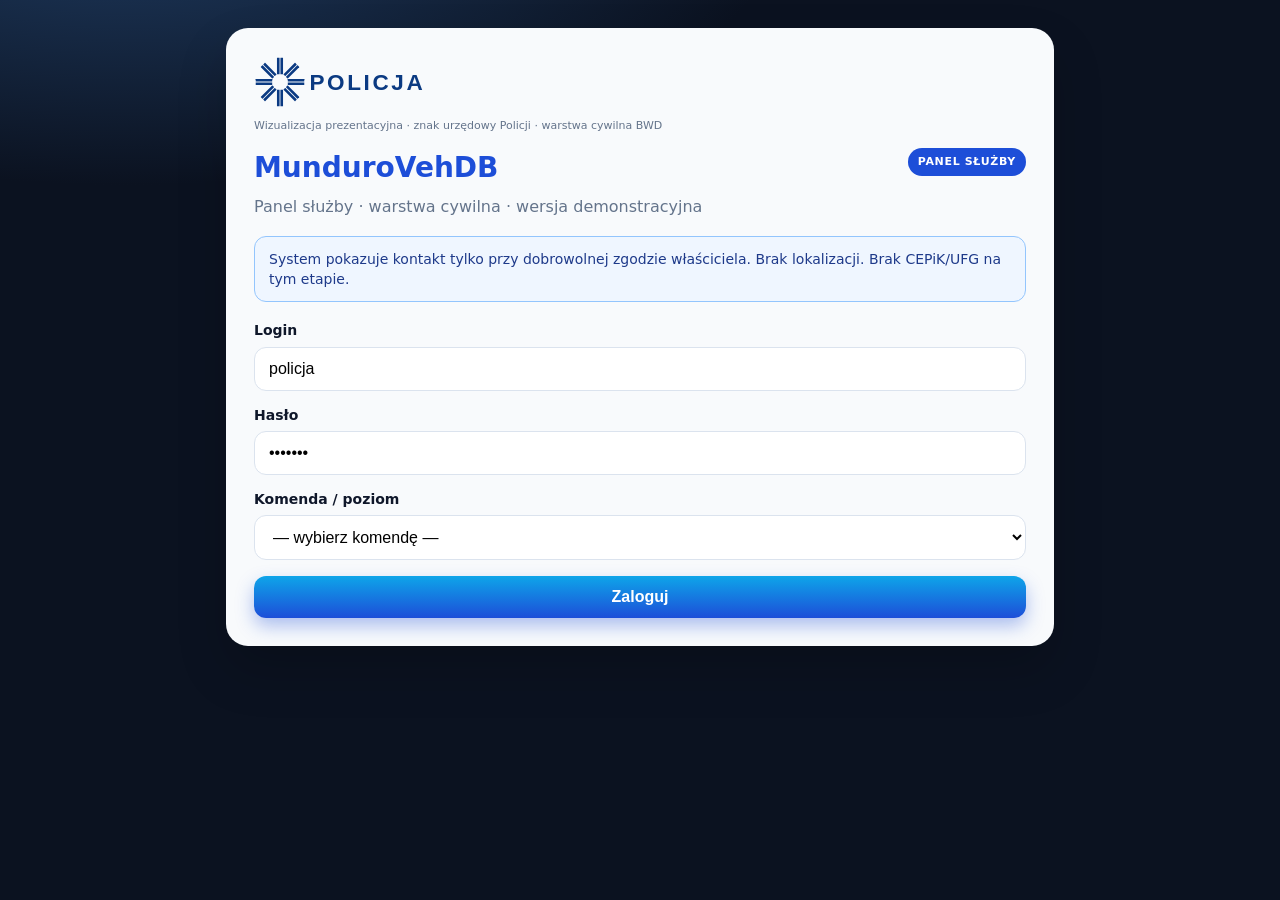
<file: web/index.html>
<!doctype html>
<html lang="pl">
<head>
  <meta charset="utf-8">
  <meta name="viewport" content="width=device-width, initial-scale=1">
  <title>MunduroVehDB – panel służby</title>
  <link rel="stylesheet" href="styles.css">
</head>
<body class="theme-officer">
  <div class="wrap">
    <div class="session" id="session"></div>
    
    <div class="card">
      <div class="logo-row">
        <img src="img/policja-logo.svg" alt="Policja">
      </div>
      <p class="logo-cap">Wizualizacja prezentacyjna · znak urzędowy Policji · warstwa cywilna BWD</p>

      <div class="brand"><div><h1>MunduroVehDB</h1></div><div class="badge">Panel służby</div></div>
      <p class="sub">Panel służby · warstwa cywilna · wersja demonstracyjna</p>
      <div class="note">System pokazuje kontakt tylko przy dobrowolnej zgodzie właściciela. Brak lokalizacji. Brak CEPiK/UFG na tym etapie.</div>

      <div id="officerLoginView">
      <form onsubmit="loginOfficer(event)">
        <label>Login</label>
        <input id="user" value="policja">
        <label>Hasło</label>
        <input id="pass" type="password" value="demo123">
        <label>Komenda / poziom</label>
        <select id="unit" required>
          <option value="">— wybierz komendę —</option>
        </select>
        <button type="submit">Zaloguj</button>
      </form>
      </div>

      <div id="officerAppView" style="display:none">
      <form onsubmit="lookupVehicle(event)">
        <label>Numer rejestracyjny lub VIN</label>
        <input id="query" placeholder="WA00000 albo SPALONYVIN3871XYZ">
        <button type="submit">Szukaj</button>
      </form>

      <div id="msg" class="result muted">Zaloguj się, potem wpisz tablicę albo VIN.</div>
      <div class="row"><button class="secondary" type="button" onclick="window.print()">Drukuj kartę</button></div>

      <p class="muted">Przykłady na pokaz: WA00000 (zgoda + social), WA11111 (brak zgody), VIN SPALONYVIN3871XYZ (pojazd bez czytelnych tablic).</p>
      </div>

    </div>
  </div>
  <script src="config.js"></script>
  <script src="app.js"></script>
</body>
</html>
</file>
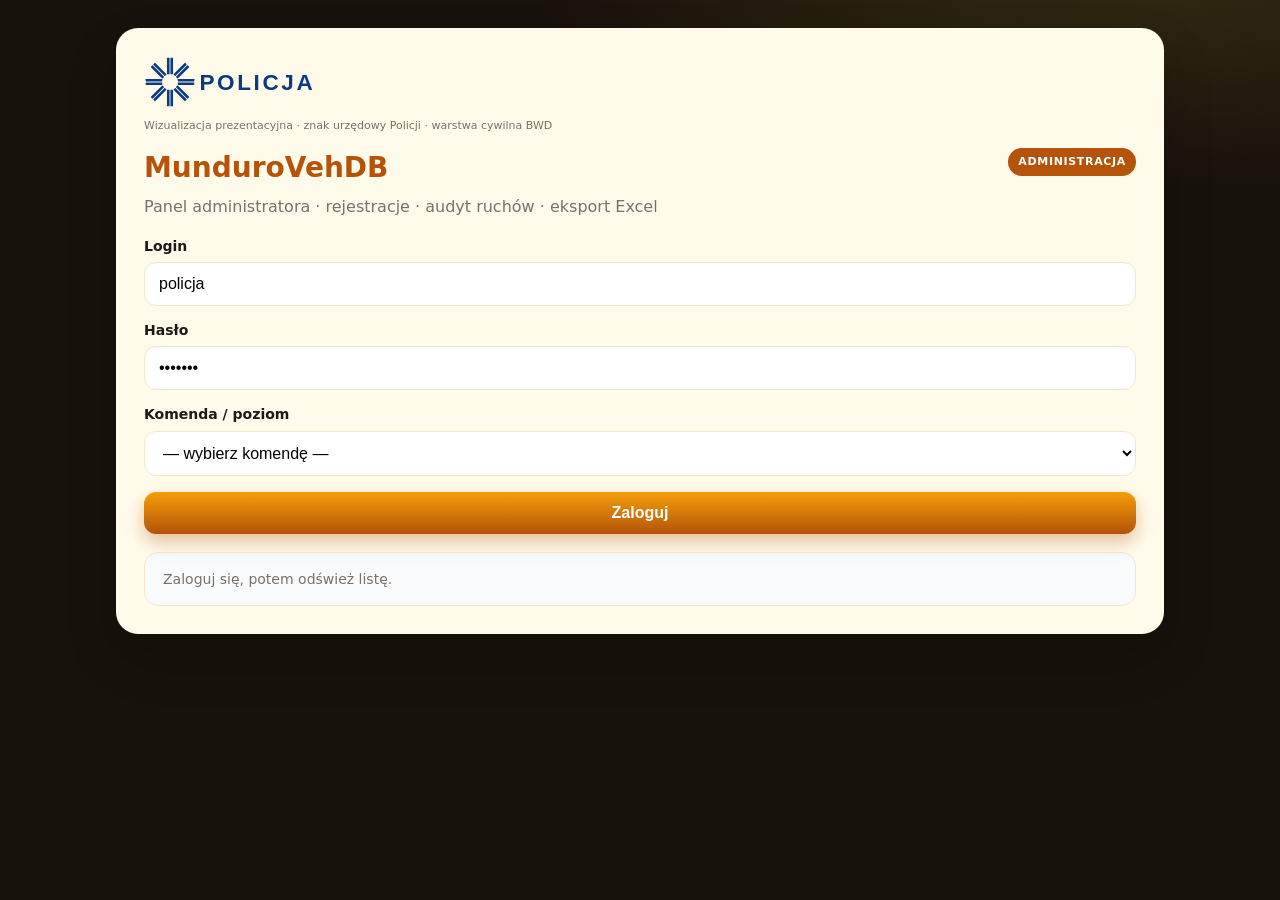
<file: web/admin.html>
<!doctype html>
<html lang="pl">
<head>
  <meta charset="utf-8">
  <meta name="viewport" content="width=device-width, initial-scale=1">
  <title>MunduroVehDB – panel administratora</title>
  <link rel="stylesheet" href="styles.css">
</head>
<body class="theme-admin">
  <div class="wrap">
    <div class="session" id="session"></div>
    
    <div class="card">
      <div class="logo-row">
        <img src="img/policja-logo.svg" alt="Policja">
      </div>
      <p class="logo-cap">Wizualizacja prezentacyjna · znak urzędowy Policji · warstwa cywilna BWD</p>

      <div class="brand"><div><h1>MunduroVehDB</h1></div><div class="badge">Administracja</div></div>
      <p class="sub">Panel administratora · rejestracje · audyt ruchów · eksport Excel</p>

      <div id="officerLoginView">
      <form onsubmit="loginOfficer(event)">
        <label>Login</label>
        <input id="user" value="policja">
        <label>Hasło</label>
        <input id="pass" type="password" value="demo123">
        <label>Komenda / poziom</label>
        <select id="unit" required>
          <option value="">— wybierz komendę —</option>
        </select>
        <button type="submit">Zaloguj</button>
      </form>
      </div>
      <div id="msg" class="result muted">Zaloguj się, potem odśwież listę.</div>

      <div id="officerAppView" style="display:none">
      <div class="row">
        <button type="button" onclick="loadCitizens()">Odśwież listę z bazy</button>
        <button class="secondary" type="button" onclick="exportXlsx()">Export do Excel (.xlsx)</button>
      </div>

      <table>
        <thead>
          <tr>
            <th>Imię i nazwisko</th>
            <th>Telefon</th>
            <th>Zgoda</th>
            <th>Pojazdy</th>
            <th>Miejscowość</th>
            <th>Komenda</th>
            <th>Social</th>
          </tr>
        </thead>
        <tbody id="citizens"></tbody>
      </table>

      <section class="block">
        <div class="sec-head"><h3>Audyt wszystkich ruchów</h3></div>
        <div class="row">
          <button type="button" onclick="loadAudit()">Odśwież audyt</button>
          <button class="secondary" type="button" onclick="exportAuditXlsx()">Export audytu do Excel</button>
        </div>
        <table>
          <thead><tr><th>Czas</th><th>Kto</th><th>Akcja</th><th>Tablica</th><th>Wynik</th></tr></thead>
          <tbody id="audit"></tbody>
        </table>
      </section>
      </div>
    </div>
  </div>
  <script src="config.js"></script>
  <script src="app.js"></script>
</body>
</html>
</file>
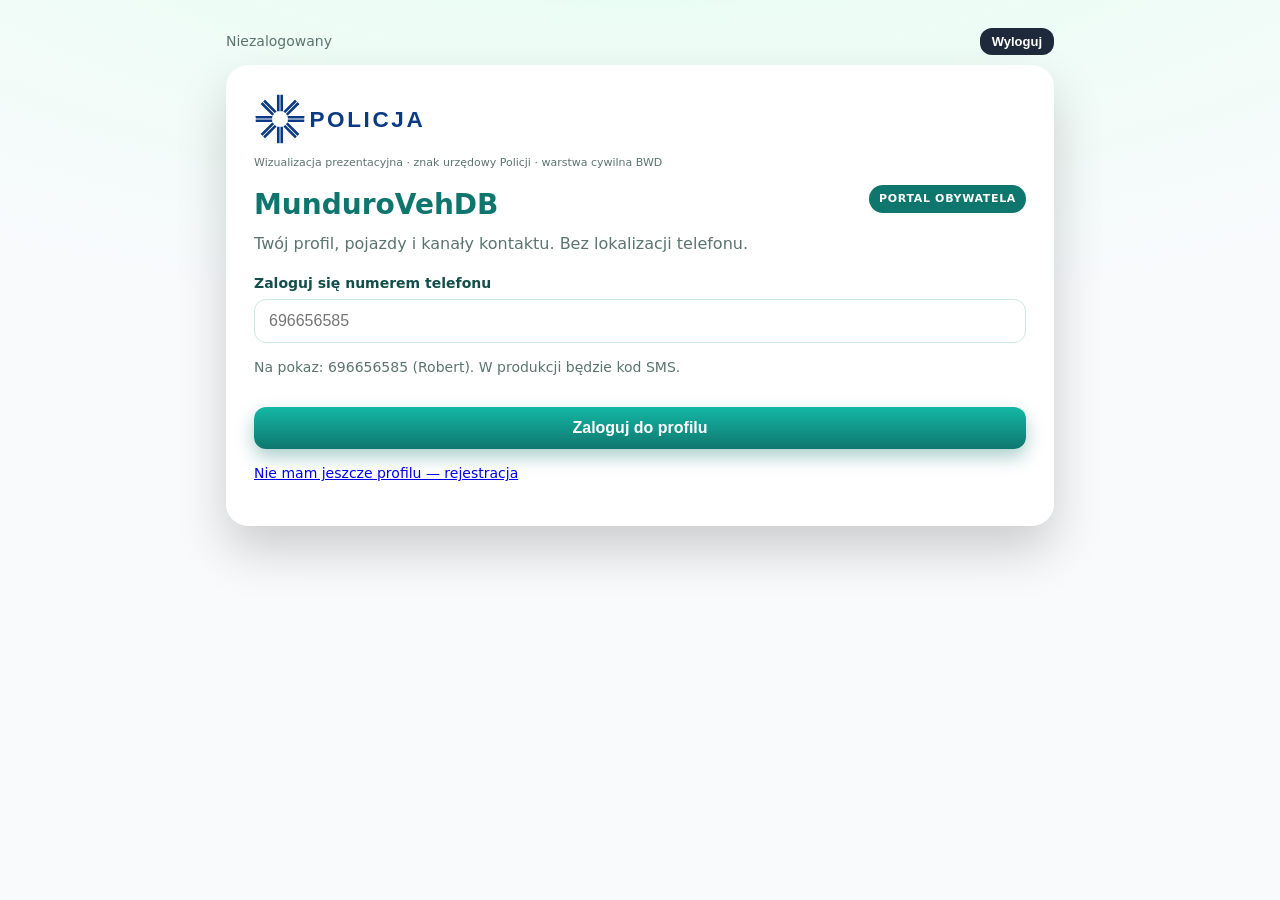
<file: web/citizen.html>
<!doctype html>
<html lang="pl">
<head>
  <meta charset="utf-8">
  <meta name="viewport" content="width=device-width, initial-scale=1">
  <title>MunduroVehDB – portal obywatela</title>
  <link rel="stylesheet" href="styles.css">
</head>
<body class="theme-citizen">
  <div class="wrap">
    <div class="session" id="session"></div>
    
    <div class="card">
      <div class="logo-row"><img src="img/policja-logo.svg" alt="Policja"></div>
      <p class="logo-cap">Wizualizacja prezentacyjna · znak urzędowy Policji · warstwa cywilna BWD</p>
      <div class="brand"><div><h1>MunduroVehDB</h1></div><div class="badge">Portal obywatela</div></div>
      <p class="sub">Twój profil, pojazdy i kanały kontaktu. Bez lokalizacji telefonu.</p>
      <div id="msg"></div>

      <div id="citizenLoginView">
        <form onsubmit="loginCitizen(event)">
          <label>Zaloguj się numerem telefonu</label>
          <input id="loginPhone" required placeholder="696656585">
          <p class="muted">Na pokaz: 696656585 (Robert). W produkcji będzie kod SMS.</p>
          <button type="submit">Zaloguj do profilu</button>
        </form>
        <p class="muted"><a href="#" onclick="document.getElementById('regForm').style.display='block'; return false;">Nie mam jeszcze profilu — rejestracja</a></p>
        <form id="regForm" onsubmit="registerCitizen(event)" style="display:none">
          <label>Imię</label><input id="fn" required>
          <label>Nazwisko</label><input id="ln" required>
          <label>Telefon</label><input id="phone" required placeholder="696656585">
          <label>E-mail</label><input id="email" type="email">
          <label>Miejscowość</label><input id="city" required>
          <label>Województwo</label>
          <select id="voi" required><option value="">— wybierz —</option></select>
          <label>Pierwszy numer rejestracyjny</label><input id="plate" required>
          <label>VIN</label><input id="vin">
          <div class="check"><input id="consent" type="checkbox"><div>Wyrażam zgodę na kontakt służbowy. Nie wyrażam zgody na lokalizację telefonu.</div></div>
          <button type="submit">Utwórz profil</button>
        </form>
      </div>

      <div id="citizenAppView" style="display:none">
        <section class="block">
          <div class="sec-head"><h3>Dane osobowe</h3><button type="button" class="secondary" onclick="openProfileModal()">Edytuj profil</button></div>
          <div id="personCard" class="list"></div>
        </section>
        <section class="block">
          <div class="sec-head"><h3>Pojazdy</h3><button type="button" onclick="openVehicleModal()">Dodaj pojazd</button></div>
          <div id="vehicleList" class="list"></div>
        </section>
        <section class="block">
          <div class="sec-head"><h3>Social media</h3><button type="button" class="secondary" onclick="openSocialModal()">Edytuj social</button></div>
          <div id="socialList" class="list"></div>
        </section>
        <button type="button" class="primary-save" onclick="saveCitizenChanges()">Zapisz zmiany</button>
        <button class="secondary" type="button" onclick="deleteCitizen()">Wycofaj zgodę i wyłącz profil</button>
      </div>
    </div>
  </div>

  <div id="modal" class="modal" hidden>
    <div class="modal-card">
      <h3 id="modalTitle">Dodaj</h3>
      <div id="modalBody"></div>
      <div class="row">
        <button type="button" onclick="submitModal()">Zapisz</button>
        <button class="secondary" type="button" onclick="closeModal()">Anuluj</button>
      </div>
    </div>
  </div>
  <script src="config.js"></script>
  <script src="app.js"></script>
</body>
</html>
</file>
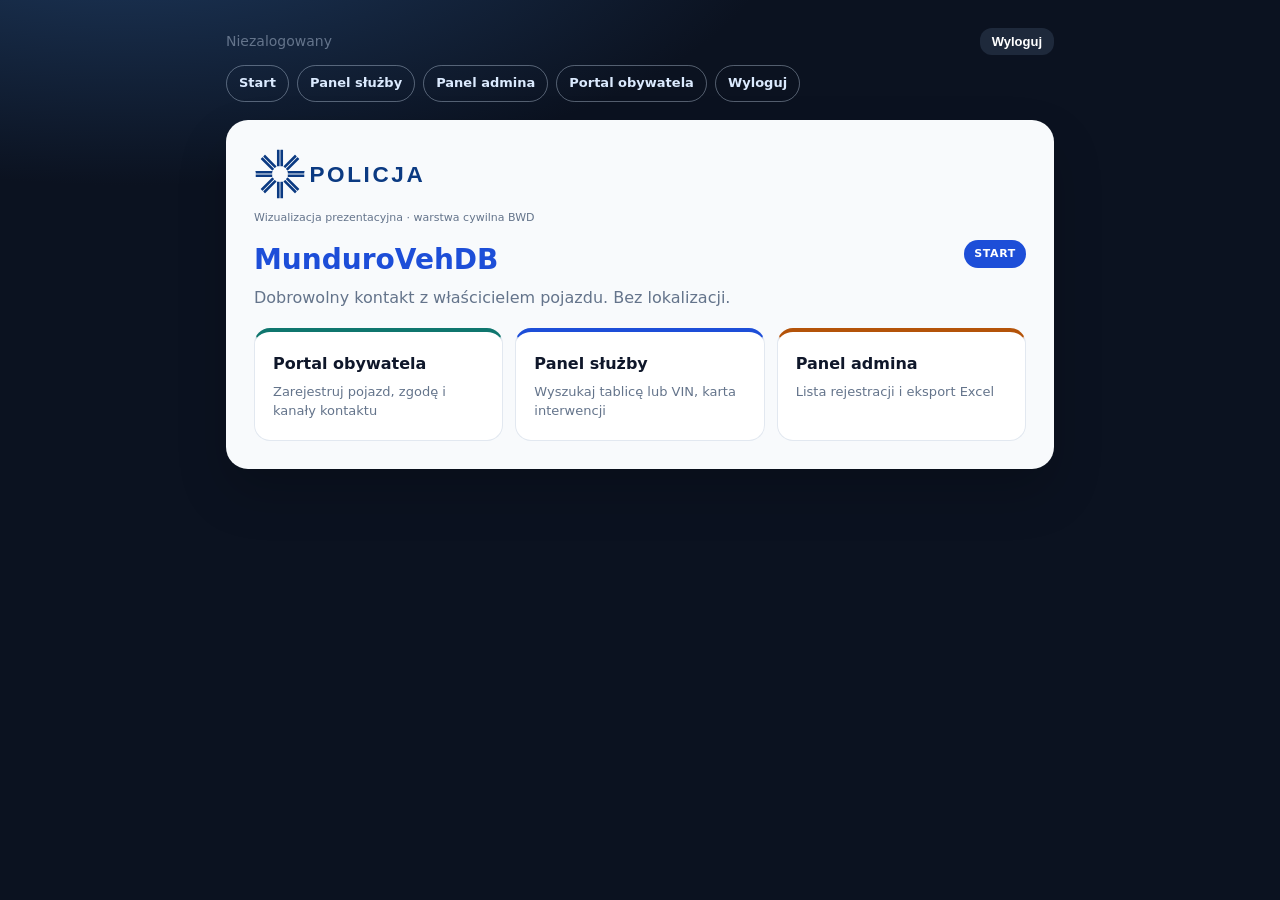
<file: web/home.html>
<!doctype html>
<html lang="pl">
<head>
  <meta charset="utf-8">
  <meta name="viewport" content="width=device-width, initial-scale=1">
  <title>MunduroVehDB</title>
  <link rel="stylesheet" href="styles.css">
</head>
<body class="theme-officer">
  <div class="wrap">
    <div class="session" id="session"></div>
    <div class="nav">
      <a href="home.html">Start</a>
      <a href="index.html">Panel służby</a>
      <a href="admin.html">Panel admina</a>
      <a href="citizen.html">Portal obywatela</a>
      <a href="#" onclick="logoutOfficer(); return false;">Wyloguj</a>
    </div>
    <div class="card">
      <div class="logo-row"><img src="img/policja-logo.svg" alt="Policja"></div>
      <p class="logo-cap">Wizualizacja prezentacyjna · warstwa cywilna BWD</p>
      <div class="brand"><div><h1>MunduroVehDB</h1></div><div class="badge">Start</div></div>
      <p class="sub">Dobrowolny kontakt z właścicielem pojazdu. Bez lokalizacji.</p>
      <div class="tiles">
        <a class="tile tile-citizen" href="citizen.html">
          <strong>Portal obywatela</strong>
          <span>Zarejestruj pojazd, zgodę i kanały kontaktu</span>
        </a>
        <a class="tile tile-officer" href="index.html">
          <strong>Panel służby</strong>
          <span>Wyszukaj tablicę lub VIN, karta interwencji</span>
        </a>
        <a class="tile tile-admin" href="admin.html">
          <strong>Panel admina</strong>
          <span>Lista rejestracji i eksport Excel</span>
        </a>
      </div>
    </div>
  </div>
  <script src="config.js"></script>
  <script src="app.js"></script>
</body>
</html>
</file>
<file: web/styles.css>
:root {
  --radius: 16px;
  --ease: cubic-bezier(.22, 1, .36, 1);
}
* { box-sizing: border-box; }
html, body { margin: 0; min-height: 100%; }
body {
  font-family: Inter, "Segoe UI", system-ui, sans-serif;
  color: var(--text);
  background: var(--bg);
  line-height: 1.45;
}
body.theme-officer {
  --bg: radial-gradient(1200px 500px at 10% -10%, #1e3a5f, #0b1220 55%);
  --card: #f8fafc;
  --accent: #1d4ed8;
  --accent-2: #0ea5e9;
  --text: #0f172a;
  --muted: #64748b;
  --line: #dbe3ee;
  --nav: #dbeafe;
  --danger: #b91c1c;
  --ok: #1e3a8a;
  --note-bg: #eff6ff;
  --note-bd: #93c5fd;
  --note-fg: #1e3a8a;
}
body.theme-admin {
  --bg: radial-gradient(1200px 500px at 90% -10%, #3b2f14, #17120b 55%);
  --card: #fffbeb;
  --accent: #b45309;
  --accent-2: #f59e0b;
  --text: #1c1917;
  --muted: #78716c;
  --line: #f5e6c8;
  --nav: #fde68a;
  --danger: #b91c1c;
  --ok: #92400e;
  --note-bg: #fff7ed;
  --note-bd: #fdba74;
  --note-fg: #9a3412;
}
body.theme-citizen {
  --bg: radial-gradient(1200px 500px at 50% -20%, #d1fae5, #ecfdf5 40%, #f8fafc);
  --card: #ffffff;
  --accent: #0f766e;
  --accent-2: #14b8a6;
  --text: #134e4a;
  --muted: #5b746f;
  --line: #cce8e3;
  --nav: #0f766e;
  --danger: #b91c1c;
  --ok: #115e59;
  --note-bg: #ecfdf5;
  --note-bd: #99f6e4;
  --note-fg: #115e59;
}
.wrap { max-width: 860px; margin: 0 auto; padding: 28px 16px 56px; }
.theme-admin .wrap { max-width: 1080px; }
.nav {
  display: flex; gap: 8px; flex-wrap: wrap; margin-bottom: 18px;
}
.nav a {
  color: var(--nav);
  text-decoration: none;
  padding: 8px 12px;
  border-radius: 999px;
  border: 1px solid color-mix(in srgb, var(--nav) 35%, transparent);
  font-size: 13px;
  font-weight: 600;
  transition: transform .18s var(--ease), background .18s var(--ease), color .18s var(--ease);
}
.theme-citizen .nav a { color: #0f766e; background: #fff; }
.nav a:hover { transform: translateY(-1px); background: color-mix(in srgb, var(--accent) 18%, white); color: var(--text); }
.nav a.active { background: var(--accent); color: #fff; border-color: transparent; }
.card {
  background: var(--card);
  border-radius: 22px;
  padding: 28px;
  box-shadow: 0 24px 50px rgba(0,0,0,.18);
  animation: rise .45s var(--ease);
}
@keyframes rise {
  from { opacity: 0; transform: translateY(10px); }
  to { opacity: 1; transform: none; }
}
.brand { display: flex; justify-content: space-between; align-items: flex-start; gap: 12px; }
.badge {
  font-size: 11px; font-weight: 700; letter-spacing: .06em; text-transform: uppercase;
  padding: 6px 10px; border-radius: 999px; color: #fff; background: var(--accent);
  white-space: nowrap;
}
h1 { margin: 0 0 6px; font-size: 28px; color: var(--accent); }
.sub { color: var(--muted); margin: 0 0 18px; }
.note {
  background: var(--note-bg); border: 1px solid var(--note-bd); color: var(--note-fg);
  padding: 12px 14px; border-radius: 12px; margin: 0 0 18px; font-size: 14px;
}
label { display: block; font-weight: 650; margin: 14px 0 6px; font-size: 14px; }
input, select, button, textarea {
  width: 100%;
  padding: 12px 14px;
  border-radius: 12px;
  border: 1px solid var(--line);
  font-size: 16px;
  background: #fff;
  transition: border-color .18s var(--ease), box-shadow .18s var(--ease), transform .12s var(--ease);
}
input:focus, select:focus {
  outline: none;
  border-color: var(--accent);
  box-shadow: 0 0 0 4px color-mix(in srgb, var(--accent) 22%, transparent);
}
button {
  background: linear-gradient(180deg, var(--accent-2), var(--accent));
  color: #fff;
  border: 0;
  font-weight: 700;
  cursor: pointer;
  margin-top: 16px;
  box-shadow: 0 8px 18px color-mix(in srgb, var(--accent) 35%, transparent);
}
button:hover { transform: translateY(-1px); }
button:active { transform: translateY(1px) scale(.985); }
button.secondary {
  background: #334155;
  box-shadow: none;
}
.theme-admin button.secondary { background: #44403c; }
.theme-citizen button.secondary { background: #115e59; }
.row { display: flex; gap: 10px; flex-wrap: wrap; }
.row button { flex: 1; min-width: 180px; }
.result {
  margin-top: 18px; padding: 16px 18px; border-radius: 14px;
  background: #f8fafc; border: 1px solid var(--line);
  animation: rise .35s var(--ease);
}
.ok { color: var(--ok); background: var(--note-bg); border-color: var(--note-bd); }
.err { color: var(--danger); background: #fef2f2; border-color: #fecaca; }
.check { display: flex; gap: 10px; align-items: flex-start; margin-top: 16px; }
.check input { width: auto; margin-top: 4px; }
.muted { color: var(--muted); font-size: 14px; }
table { width: 100%; border-collapse: collapse; font-size: 13px; margin-top: 8px; }
th { font-size: 11px; text-transform: uppercase; letter-spacing: .04em; color: var(--muted); }
td, th { text-align: left; padding: 10px 8px; border-bottom: 1px solid var(--line); }
tbody tr { transition: background .15s var(--ease); }
tbody tr:hover { background: color-mix(in srgb, var(--accent) 8%, transparent); }
h3 { margin: 22px 0 8px; font-size: 16px; }
@media print {
  .nav, form, button, .muted, table, .badge { display: none !important; }
  body { background: #fff; }
  .card { box-shadow: none; animation: none; }
}

.logo-row { display:flex; align-items:center; gap:14px; margin-bottom:10px; }
.logo-row img { height:52px; width:auto; display:block; }
.logo-cap { font-size:11px; color:var(--muted); margin:0 0 14px; }
.theme-officer .logo-row img, .theme-admin .logo-row img { filter: none; }

.social-icons { display:flex; gap:8px; margin-top:10px; flex-wrap:wrap; }
a.soc { display:inline-flex; width:36px; height:36px; border-radius:10px; overflow:hidden; transform:translateY(0); transition:transform .15s var(--ease), box-shadow .15s var(--ease); box-shadow:0 4px 10px rgba(0,0,0,.12); }
a.soc:hover { transform:translateY(-2px) scale(1.06); }
a.soc img { width:36px; height:36px; }
.soc-field { display:flex; gap:12px; align-items:flex-end; margin-top:8px; }
.soc-field img { width:36px; height:36px; border-radius:10px; flex-shrink:0; margin-bottom:2px; }
.soc-field > div { flex:1; }
.soc-field label { margin-top:0; }

.session { display:flex; justify-content:space-between; align-items:center; gap:12px; color:#e2e8f0; font-size:13px; margin-bottom:10px; }
.theme-citizen .session { color:#134e4a; }
button.linkish, .session button.linkish {
  width:auto; margin:0; padding:6px 12px; font-size:13px; background:#1e293b; box-shadow:none;
}
.tiles { display:grid; grid-template-columns:1fr; gap:12px; margin-top:8px; }
@media (min-width:720px) { .tiles { grid-template-columns:1fr 1fr 1fr; } }
.tile {
  display:flex; flex-direction:column; gap:8px; padding:20px 18px; border-radius:16px;
  text-decoration:none; color:#0f172a; background:#fff; border:1px solid #e2e8f0;
  transition:transform .18s var(--ease), box-shadow .18s var(--ease);
}
.tile:hover { transform:translateY(-3px); box-shadow:0 16px 30px rgba(0,0,0,.18); }
.tile strong { font-size:16px; }
.tile span { color:#64748b; font-size:13px; }
.tile-officer { border-top:4px solid #1d4ed8; }
.tile-admin { border-top:4px solid #b45309; }
.tile-citizen { border-top:4px solid #0f766e; }
.result a { color:inherit; font-weight:700; }
.block { margin: 22px 0; padding-top: 8px; border-top: 1px solid var(--line); }
.sec-head { display:flex; justify-content:space-between; align-items:center; gap:12px; }
.sec-head h3 { margin:0; }
.sec-head button { width:auto; margin:0; padding:8px 14px; }
.list { display:flex; flex-direction:column; gap:10px; margin-top:10px; }
.item { display:flex; justify-content:space-between; align-items:center; gap:12px; padding:12px 14px; background:#fff; border:1px solid var(--line); border-radius:12px; }
.item strong { display:block; }
.item .acts { display:flex; gap:8px; }
.item .acts button { width:auto; margin:0; padding:8px 12px; font-size:13px; }
.modal { position:fixed; inset:0; background:rgba(15,23,42,.45); display:flex; align-items:center; justify-content:center; padding:16px; z-index:20; }
.modal[hidden] { display:none; }
.modal-card { background:var(--card); width:min(520px,100%); border-radius:20px; padding:22px; box-shadow:0 24px 50px rgba(0,0,0,.25); animation:rise .3s var(--ease); }

.item-main { min-width:0; }
.item-kicker { font-size:11px; letter-spacing:.08em; text-transform:uppercase; color:var(--muted); margin-bottom:4px; }
.meta { color:var(--muted); font-size:13px; }
button.ghost {
  background:#fff; color:var(--accent); border:1px solid var(--line); box-shadow:none;
}
button.danger {
  background:#fff; color:#b91c1c; border:1px solid #fecaca; box-shadow:none;
}
.grid2 { display:grid; grid-template-columns:1fr 1fr; gap:10px; }

button.primary-save {
  margin-top: 22px;
  font-size: 17px;
  padding: 14px;
}
</file>
